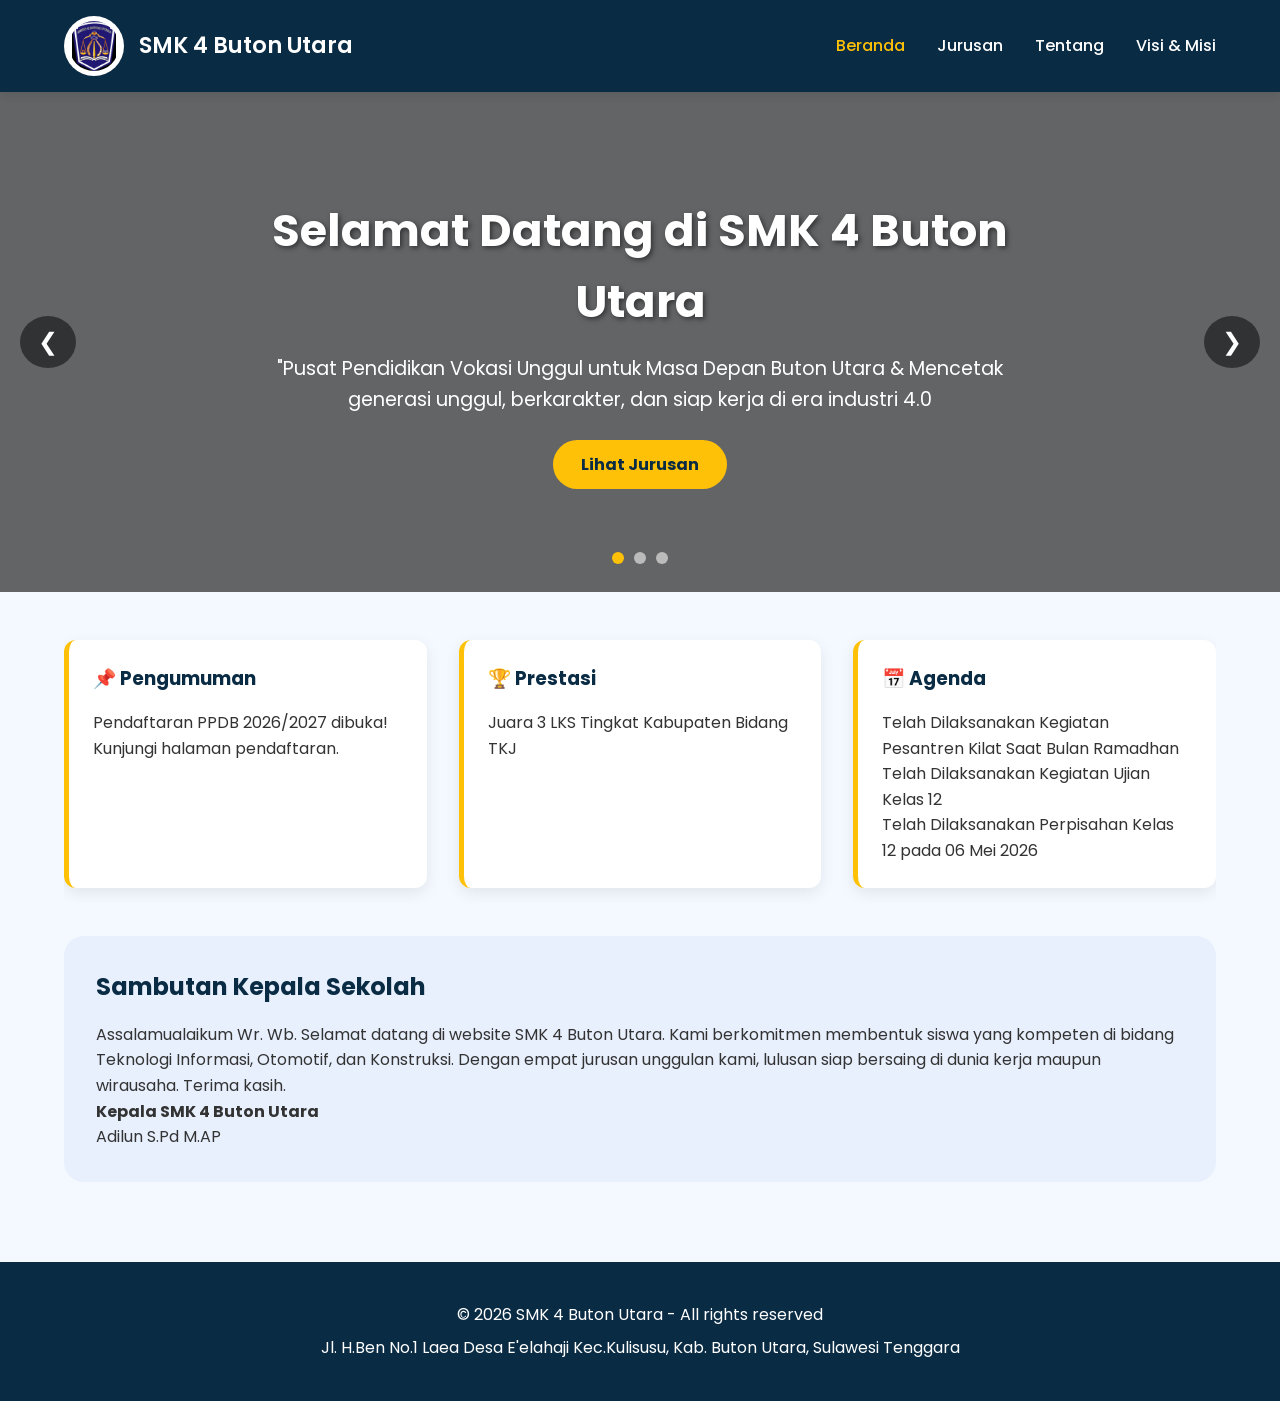
<file: index.html>
<!DOCTYPE html>
<html lang="id">
<head>
    <meta charset="UTF-8">
    <meta name="viewport" content="width=device-width, initial-scale=1.0">
    <title>SMK 4 Buton Utara - Beranda</title>
    <link rel="stylesheet" href="css/style.css">
    <link href="https://fonts.googleapis.com/css2?family=Poppins:wght@300;400;500;600;700&display=swap" rel="stylesheet">
</head>
<body>
    <header>
        <div class="container nav-container">
            <div class="logo-area">
                <img src="image/logosekolah.png" alt="Logo SMK 4 Buton Utara" class="logo">
                <h1>SMK 4 Buton Utara</h1>
            </div>
            <nav>
                <ul class="nav-links">
                    <li><a href="index.html" class="active">Beranda</a></li>
                    <li><a href="jurusan.html">Jurusan</a></li>
                    <li><a href="tentang.html">Tentang</a></li>
                    <li><a href="visimisi.html">Visi & Misi</a></li>
                </ul>
                <div class="menu-toggle">☰</div>
            </nav>
        </div>
    </header>

    <!-- Jumbotron Slider -->
    <section class="jumbotron">
        <div class="slider">
            <div class="slide active" style="background-image: linear-gradient(rgba(0,0,0,0.6), rgba(0,0,0,0.6)), url('https://placehold.co/1920x600/1e3c72/white?text=SMK+4+Buton+Utara');">
                <div class="slide-content">
                    <h2>Selamat Datang di SMK 4 Buton Utara</h2>
                    <p>"Pusat Pendidikan Vokasi Unggul untuk Masa Depan Buton Utara & Mencetak generasi unggul, berkarakter, dan siap kerja di era industri 4.0</p>
                    <a href="jurusan.html" class="btn">Lihat Jurusan</a>
                </div>
            </div>
            <div class="slide" style="background-image: linear-gradient(rgba(0,0,0,0.6), rgba(0,0,0,0.6)), url('https://placehold.co/1920x600/2a5298/white?text=Kompetensi+Unggulan');">
                <div class="slide-content">
                    <h2>4 Jurusan Kompetensi</h2>
                    <p>TITL • AKT • TKP • TKJ – Siap mencetak tenaga profesional</p>
                    <a href="jurusan.html" class="btn">Info Jurusan</a>
                </div>
            </div>
            <div class="slide" style="background-image: linear-gradient(rgba(0,0,0,0.6), rgba(0,0,0,0.6)), url('https://placehold.co/1920x600/4b6cb7/white?text=Prestasi+&+Karakter');">
                <div class="slide-content">
                    <h2>Berprestasi & Berkarakter</h2>
                    <p>Unggul dalam iman, ilmu, dan keterampilan</p>
                    <a href="visimisi.html" class="btn">Visi & Misi</a>
                </div>
            </div>
        </div>
        <button class="slider-btn prev">❮</button>
        <button class="slider-btn next">❯</button>
        <div class="slider-dots"></div>
    </section>

    <main class="container">
        <section class="info-panels">
            <div class="panel">
                <h3>📌 Pengumuman</h3>
                <p>Pendaftaran PPDB 2026/2027 dibuka! Kunjungi halaman pendaftaran.</p>
            </div>
            <div class="panel">
                <h3>🏆 Prestasi</h3>
                <p>Juara 3 LKS Tingkat Kabupaten Bidang TKJ</p>
            </div>
            <div class="panel">
                <h3>📅 Agenda</h3>
                <p>Telah Dilaksanakan Kegiatan Pesantren Kilat Saat Bulan Ramadhan</p>
                <p>Telah Dilaksanakan Kegiatan Ujian Kelas 12</p>
                <p>Telah Dilaksanakan Perpisahan Kelas 12  pada 06 Mei 2026</p>
            </div>
        </section>

        <section class="sambutan">
            <h2>Sambutan Kepala Sekolah</h2>
            <p>Assalamualaikum Wr. Wb. Selamat datang di website SMK 4 Buton Utara. Kami berkomitmen membentuk siswa yang kompeten di bidang Teknologi Informasi, Otomotif, dan Konstruksi. Dengan empat jurusan unggulan kami, lulusan siap bersaing di dunia kerja maupun wirausaha. Terima kasih.</p>
            <p><strong>Kepala SMK 4 Buton Utara</strong><br>Adilun S.Pd M.AP</p>
        </section>
    </main>

    <footer>
        <div class="container">
            <p>&copy; 2026 SMK 4 Buton Utara - All rights reserved</p>
            <p>Jl. H.Ben No.1 Laea Desa E'elahaji Kec.Kulisusu, Kab. Buton Utara, Sulawesi Tenggara</p>
        </div>
    </footer>

    <script src="js/script.js"></script>
</body>
</html>
</file>
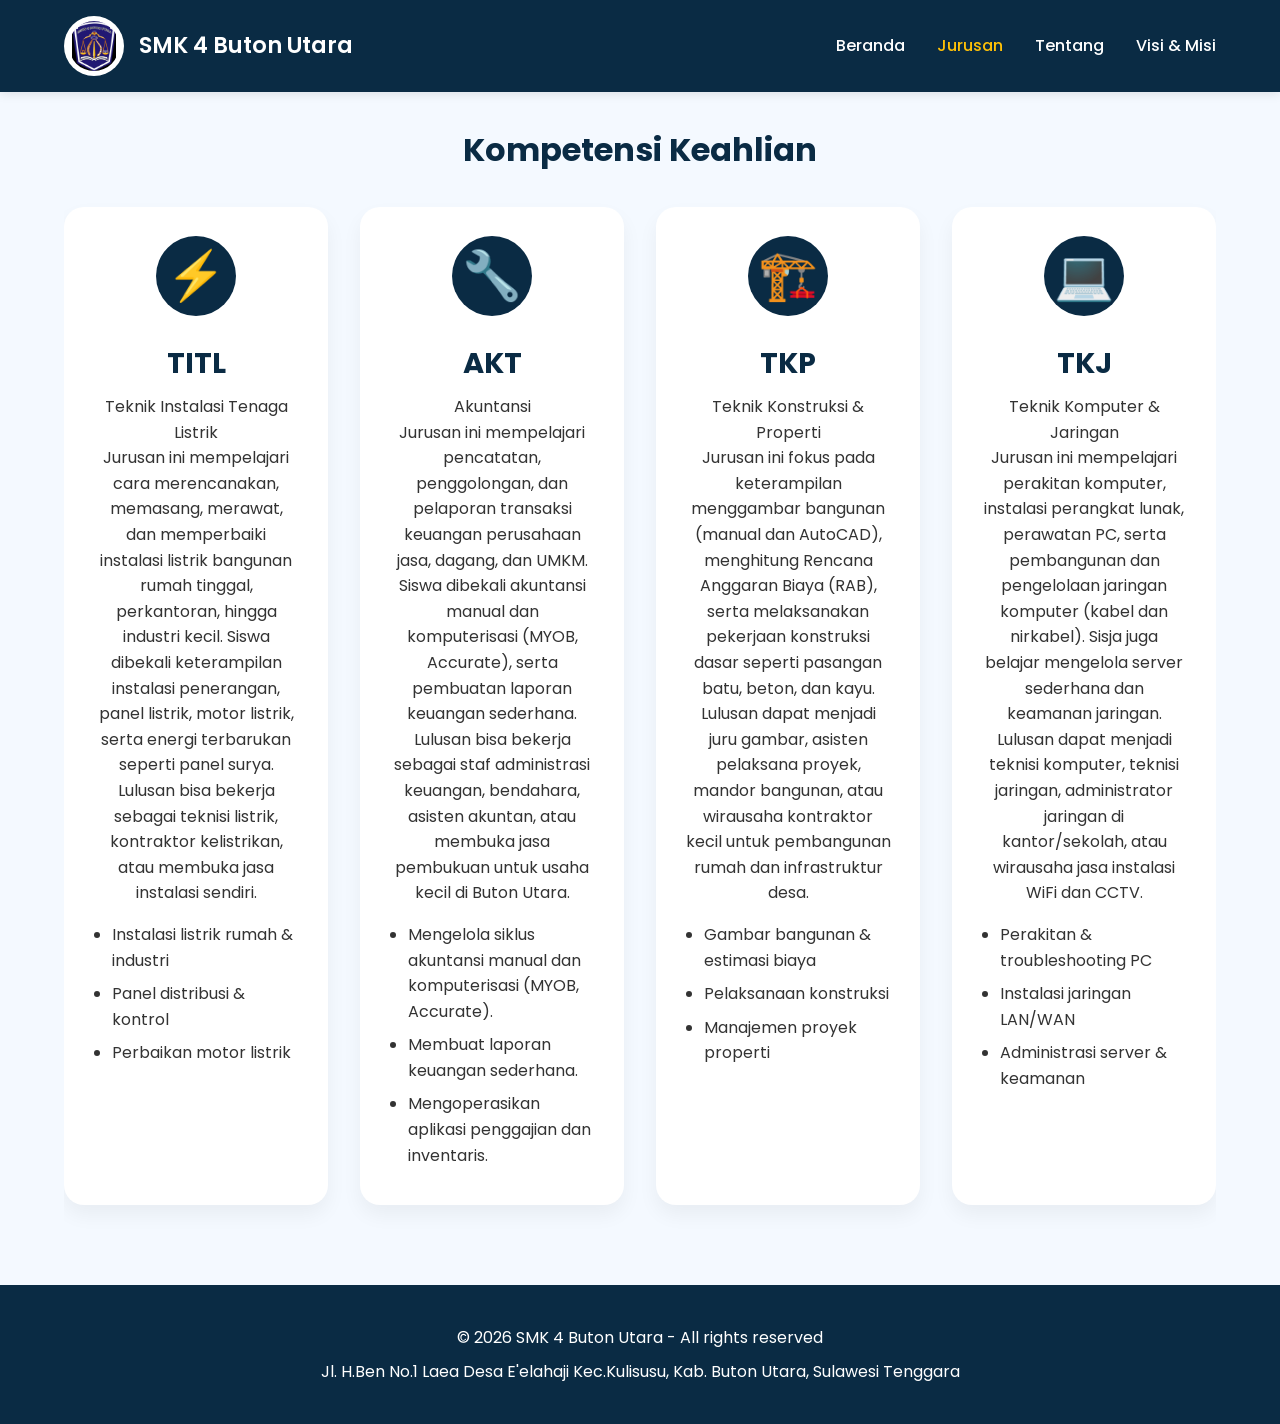
<file: jurusan.html>
<!DOCTYPE html>
<html lang="id">
<head>
    <meta charset="UTF-8">
    <meta name="viewport" content="width=device-width, initial-scale=1.0">
    <title>Jurusan - SMK 4 Buton Utara</title>
    <link rel="stylesheet" href="css/style.css">
    <link href="https://fonts.googleapis.com/css2?family=Poppins:wght@300;400;500;600;700&display=swap" rel="stylesheet">
</head>
<body>
    <header>
        <div class="container nav-container">
            <div class="logo-area">
                <img src="image/logosekolah.png.jpg" alt="Logo SMK 4 Buton Utara" class="logo">
                <h1>SMK 4 Buton Utara</h1>
            </div>
            <nav>
                <ul class="nav-links">
                    <li><a href="index.html">Beranda</a></li>
                    <li><a href="jurusan.html" class="active">Jurusan</a></li>
                    <li><a href="tentang.html">Tentang</a></li>
                    <li><a href="visimisi.html">Visi & Misi</a></li>
                </ul>
                <div class="menu-toggle">☰</div>
            </nav>
        </div>
    </header>

    <main class="container">
        <h2 class="page-title">Kompetensi Keahlian</h2>
        <div class="jurusan-grid">
            <div class="jurusan-card">
                <div class="jurusan-icon">⚡</div>
                <h3>TITL</h3>
                <p>Teknik Instalasi Tenaga Listrik</p>
                <p>Jurusan ini mempelajari cara merencanakan, memasang, merawat, dan memperbaiki instalasi listrik bangunan rumah tinggal, perkantoran, hingga industri kecil. Siswa dibekali keterampilan instalasi penerangan, panel listrik, motor listrik, serta energi terbarukan seperti panel surya. Lulusan bisa bekerja sebagai teknisi listrik, kontraktor kelistrikan, atau membuka jasa instalasi sendiri.</p>
                <ul>
                    <li>Instalasi listrik rumah & industri</li>
                    <li>Panel distribusi & kontrol</li>
                    <li>Perbaikan motor listrik</li>
                </ul>
            </div>
            <div class="jurusan-card">
                <div class="jurusan-icon">🔧</div>
                <h3>AKT</h3>
                <p>Akuntansi</p>
                <p>Jurusan ini mempelajari pencatatan, penggolongan, dan pelaporan transaksi keuangan perusahaan jasa, dagang, dan UMKM. Siswa dibekali akuntansi manual dan komputerisasi (MYOB, Accurate), serta pembuatan laporan keuangan sederhana. Lulusan bisa bekerja sebagai staf administrasi keuangan, bendahara, asisten akuntan, atau membuka jasa pembukuan untuk usaha kecil di Buton Utara.</p>
                <ul>
                    <li>Mengelola siklus akuntansi manual dan komputerisasi (MYOB, Accurate).

</li>
                    <li>Membuat laporan keuangan sederhana.</li>
                    <li>Mengoperasikan aplikasi penggajian dan inventaris.</li>
                </ul>
            </div>
            <div class="jurusan-card">
                <div class="jurusan-icon">🏗️</div>
                <h3>TKP</h3>
                <p>Teknik Konstruksi & Properti</p>
                <p>Jurusan ini fokus pada keterampilan menggambar bangunan (manual dan AutoCAD), menghitung Rencana Anggaran Biaya (RAB), serta melaksanakan pekerjaan konstruksi dasar seperti pasangan batu, beton, dan kayu. Lulusan dapat menjadi juru gambar, asisten pelaksana proyek, mandor bangunan, atau wirausaha kontraktor kecil untuk pembangunan rumah dan infrastruktur desa.</p>
                <ul>
                    <li>Gambar bangunan & estimasi biaya</li>
                    <li>Pelaksanaan konstruksi</li>
                    <li>Manajemen proyek properti</li>
                </ul>
            </div>
            <div class="jurusan-card">
                <div class="jurusan-icon">💻</div>
                <h3>TKJ</h3>
                <p>Teknik Komputer & Jaringan</p>
                <p>Jurusan ini mempelajari perakitan komputer, instalasi perangkat lunak, perawatan PC, serta pembangunan dan pengelolaan jaringan komputer (kabel dan nirkabel). Sisja juga belajar mengelola server sederhana dan keamanan jaringan. Lulusan dapat menjadi teknisi komputer, teknisi jaringan, administrator jaringan di kantor/sekolah, atau wirausaha jasa instalasi WiFi dan CCTV.</p>
                <ul>
                    <li>Perakitan & troubleshooting PC</li>
                    <li>Instalasi jaringan LAN/WAN</li>
                    <li>Administrasi server & keamanan</li>
                </ul>
            </div>
        </div>
    </main>

    <footer>
        <div class="container">
            <p>&copy; 2026 SMK 4 Buton Utara - All rights reserved</p>
            <p>Jl. H.Ben No.1 Laea Desa E'elahaji Kec.Kulisusu, Kab. Buton Utara, Sulawesi Tenggara</p>
        </div>
    </footer>
    <script src="js/script.js"></script>
</body>
</html>
</file>
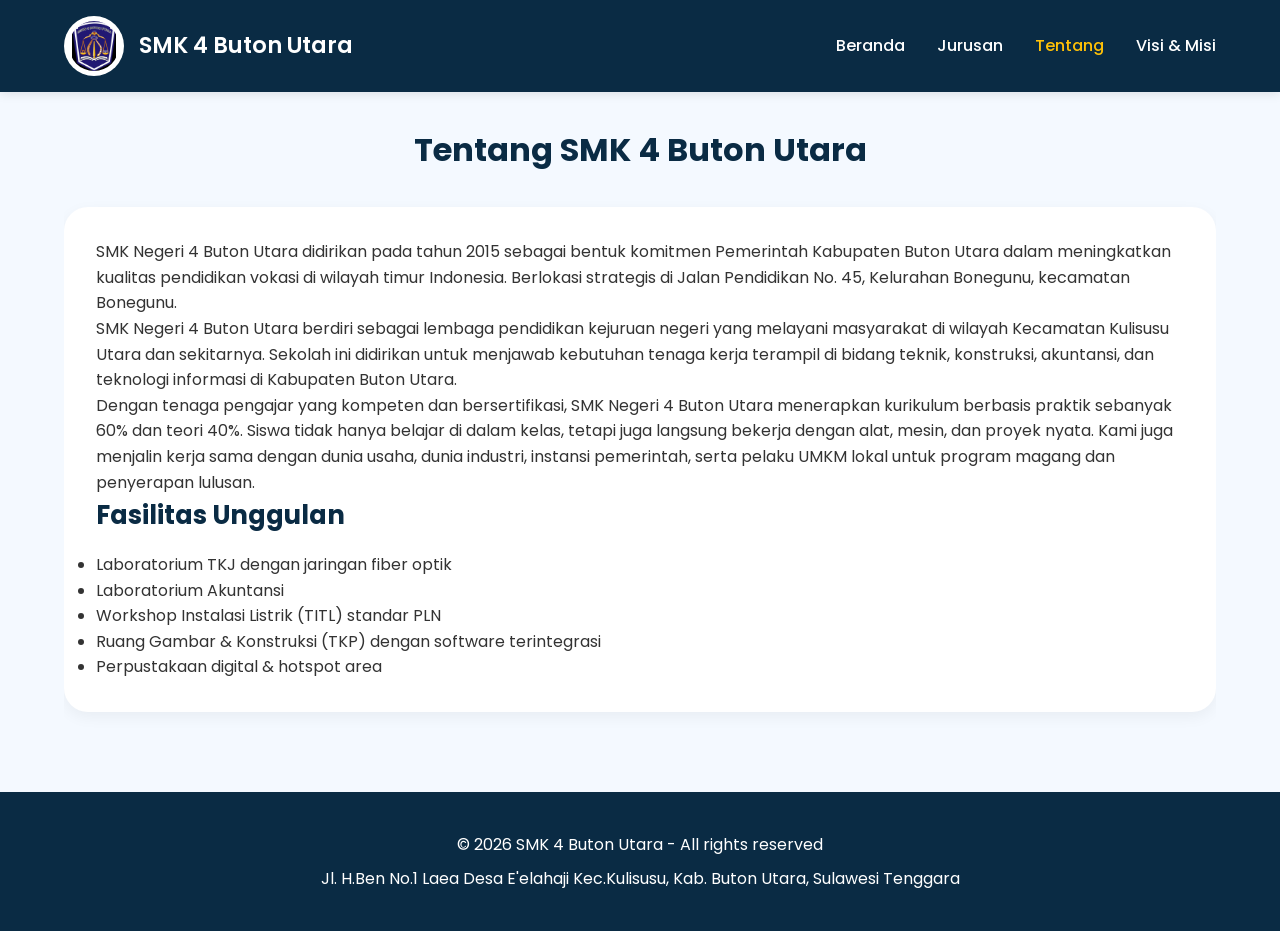
<file: tentang.html>
<!DOCTYPE html>
<html lang="id">
<head>
    <meta charset="UTF-8">
    <meta name="viewport" content="width=device-width, initial-scale=1.0">
    <title>Tentang - SMK 4 Buton Utara</title>
    <link rel="stylesheet" href="css/style.css">
    <link href="https://fonts.googleapis.com/css2?family=Poppins:wght@300;400;500;600;700&display=swap" rel="stylesheet">
</head>
<body>
    <header>
        <div class="container nav-container">
            <div class="logo-area">
                <img src="image/logosekolah.png.jpg" alt="Logo SMK 4 Buton Utara" class="logo">
                <h1>SMK 4 Buton Utara</h1>
            </div>
            <nav>
                <ul class="nav-links">
                    <li><a href="index.html">Beranda</a></li>
                    <li><a href="jurusan.html">Jurusan</a></li>
                    <li><a href="tentang.html" class="active">Tentang</a></li>
                    <li><a href="visimisi.html">Visi & Misi</a></li>
                </ul>
                <div class="menu-toggle">☰</div>
            </nav>
        </div>
    </header>

    <main class="container">
        <h2 class="page-title">Tentang SMK 4 Buton Utara</h2>
        <div class="content-box">
            <p>SMK Negeri 4 Buton Utara didirikan pada tahun 2015 sebagai bentuk komitmen Pemerintah Kabupaten Buton Utara dalam meningkatkan kualitas pendidikan vokasi di wilayah timur Indonesia. Berlokasi strategis di Jalan Pendidikan No. 45, Kelurahan Bonegunu, kecamatan Bonegunu.</p>
            <p>SMK Negeri 4 Buton Utara berdiri sebagai lembaga pendidikan kejuruan negeri yang melayani masyarakat di wilayah Kecamatan Kulisusu Utara dan sekitarnya. Sekolah ini didirikan untuk menjawab kebutuhan tenaga kerja terampil di bidang teknik, konstruksi, akuntansi, dan teknologi informasi di Kabupaten Buton Utara.</p>
            <p>Dengan tenaga pengajar yang kompeten dan bersertifikasi, SMK Negeri 4 Buton Utara menerapkan kurikulum berbasis praktik sebanyak 60% dan teori 40%. Siswa tidak hanya belajar di dalam kelas, tetapi juga langsung bekerja dengan alat, mesin, dan proyek nyata. Kami juga menjalin kerja sama dengan dunia usaha, dunia industri, instansi pemerintah, serta pelaku UMKM lokal untuk program magang dan penyerapan lulusan.</p>
            <h3>Fasilitas Unggulan</h3>
            <ul>
                <li>Laboratorium TKJ dengan jaringan fiber optik</li>
                <li>Laboratorium Akuntansi</li>
                <li>Workshop Instalasi Listrik (TITL) standar PLN</li>
                <li>Ruang Gambar & Konstruksi (TKP) dengan software terintegrasi</li>
                <li>Perpustakaan digital & hotspot area</li>
            </ul>
        </div>
    </main>

    <footer>
        <div class="container">
            <p>&copy; 2026 SMK 4 Buton Utara - All rights reserved</p>
            <p>Jl. H.Ben No.1 Laea Desa E'elahaji Kec.Kulisusu, Kab. Buton Utara, Sulawesi Tenggara</p>
        </div>
    </footer>
    <script src="js/script.js"></script>
</body>
</html>
</file>
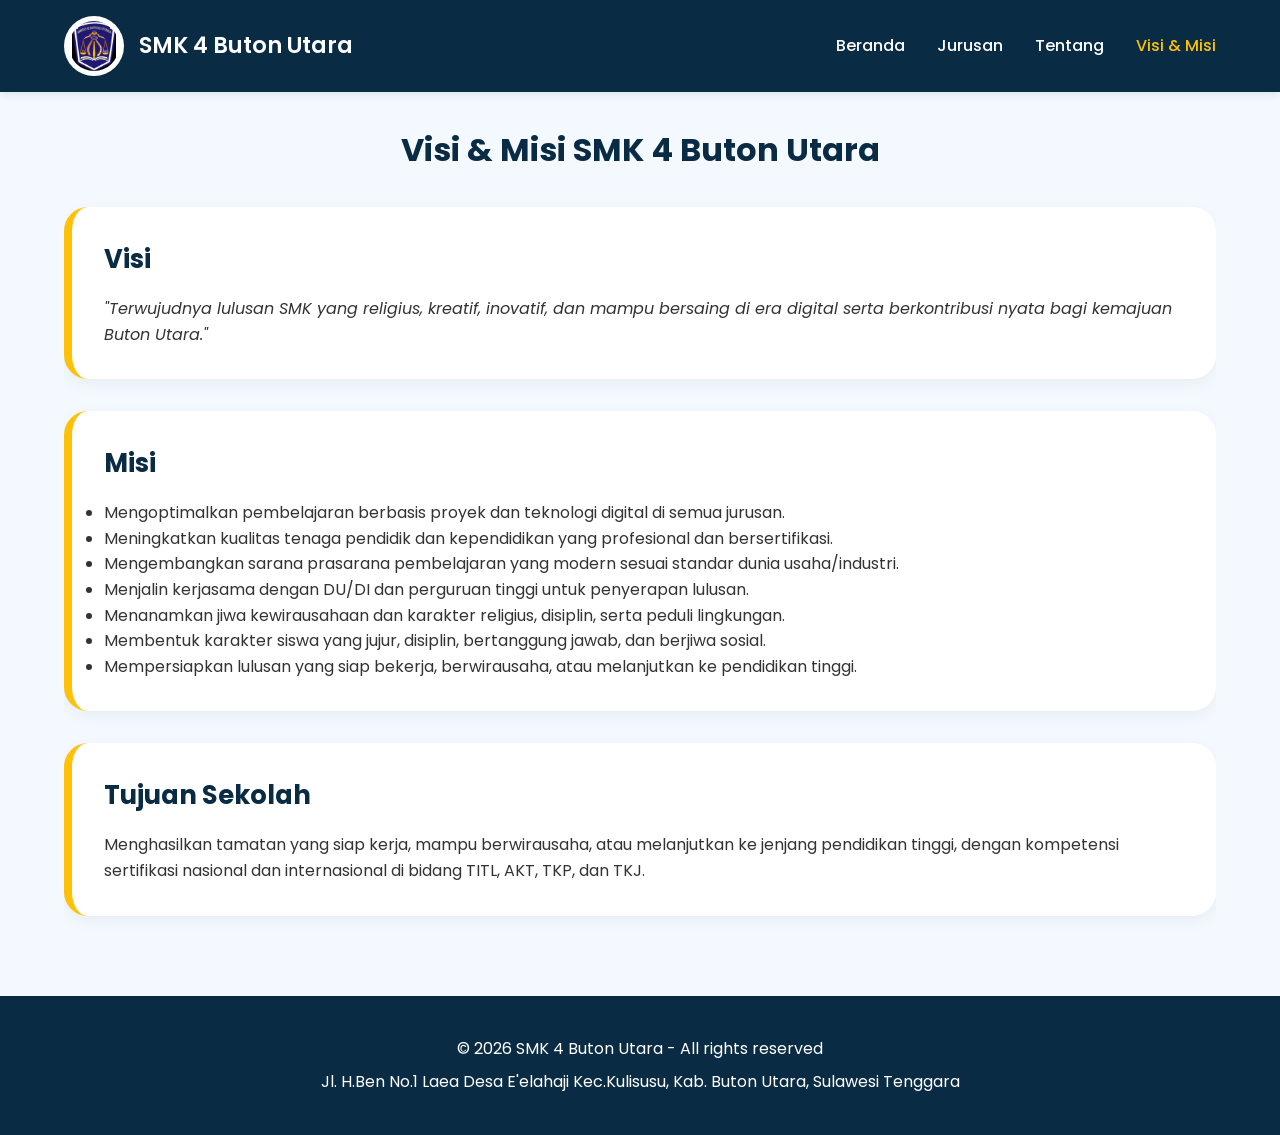
<file: visimisi.html>
<!DOCTYPE html>
<html lang="id">
<head>
    <meta charset="UTF-8">
    <meta name="viewport" content="width=device-width, initial-scale=1.0">
    <title>Visi & Misi - SMK 4 Buton Utara</title>
    <link rel="stylesheet" href="css/style.css">
    <link href="https://fonts.googleapis.com/css2?family=Poppins:wght@300;400;500;600;700&display=swap" rel="stylesheet">
</head>
<body>
    <header>
        <div class="container nav-container">
            <div class="logo-area">
                <img src="image/logosekolah.png.jpg" alt="Logo SMK 4 Buton Utara" class="logo">
                <h1>SMK 4 Buton Utara</h1>
            </div>
            <nav>
                <ul class="nav-links">
                    <li><a href="index.html">Beranda</a></li>
                    <li><a href="jurusan.html">Jurusan</a></li>
                    <li><a href="tentang.html">Tentang</a></li>
                    <li><a href="visimisi.html" class="active">Visi & Misi</a></li>
                </ul>
                <div class="menu-toggle">☰</div>
            </nav>
        </div>
    </header>

    <main class="container">
        <h2 class="page-title">Visi & Misi SMK 4 Buton Utara</h2>
        <div class="content-box visi-box">
            <h3>Visi</h3>
            <p><em>"Terwujudnya lulusan SMK yang religius, kreatif, inovatif, dan mampu bersaing di era digital serta berkontribusi nyata bagi kemajuan Buton Utara."</em></p>
        </div>
        <div class="content-box misi-box">
            <h3>Misi</h3>
            <ul>
                <li>Mengoptimalkan pembelajaran berbasis proyek dan teknologi digital di semua jurusan.</li>
                <li>Meningkatkan kualitas tenaga pendidik dan kependidikan yang profesional dan bersertifikasi.</li>
                <li>Mengembangkan sarana prasarana pembelajaran yang modern sesuai standar dunia usaha/industri.</li>
                <li>Menjalin kerjasama dengan DU/DI dan perguruan tinggi untuk penyerapan lulusan.</li>
                <li>Menanamkan jiwa kewirausahaan dan karakter religius, disiplin, serta peduli lingkungan.</li>
                <li>Membentuk karakter siswa yang jujur, disiplin, bertanggung jawab, dan berjiwa sosial.</li>
                <li>Mempersiapkan lulusan yang siap bekerja, berwirausaha, atau melanjutkan ke pendidikan tinggi.

</li>
            </ul>
        </div>
        <div class="content-box tujuan-box">
            <h3>Tujuan Sekolah</h3>
            <p>Menghasilkan tamatan yang siap kerja, mampu berwirausaha, atau melanjutkan ke jenjang pendidikan tinggi, dengan kompetensi sertifikasi nasional dan internasional di bidang TITL, AKT, TKP, dan TKJ.</p>
        </div>
    </main>

    <footer>
        <div class="container">
            <p>&copy; 2026 SMK 4 Buton Utara - All rights reserved</p>
            <p>Jl. H.Ben No.1 Laea Desa E'elahaji Kec.Kulisusu, Kab. Buton Utara, Sulawesi Tenggara</p>
        </div>
    </footer>
    <script src="js/script.js"></script>
</body>
</html>
</file>
<file: css/style.css>
* {
    margin: 0;
    padding: 0;
    box-sizing: border-box;
}

body {
    font-family: 'Poppins', sans-serif;
    line-height: 1.6;
    background: #f4f9ff;
    color: #333;
}

.container {
    width: 90%;
    max-width: 1200px;
    margin: auto;
    overflow: hidden;
}

/* Header & Navigation */
header {
    background: #0a2b44;
    color: #fff;
    padding: 1rem 0;
    position: sticky;
    top: 0;
    z-index: 100;
    box-shadow: 0 2px 10px rgba(0,0,0,0.1);
}

.nav-container {
    display: flex;
    justify-content: space-between;
    align-items: center;
    flex-wrap: wrap;
}

.logo-area {
    display: flex;
    align-items: center;
    gap: 15px;
}

.logo {
    width: 60px;
    height: 60px;
    object-fit: contain;
    background: white;
    border-radius: 50%;
    padding: 5px;
}

.logo-area h1 {
    font-size: 1.4rem;
    font-weight: 600;
}

.nav-links {
    display: flex;
    list-style: none;
    gap: 2rem;
}

.nav-links a {
    color: #fff;
    text-decoration: none;
    font-weight: 500;
    transition: color 0.3s;
}

.nav-links a:hover, .nav-links a.active {
    color: #ffc107;
}

.menu-toggle {
    display: none;
    font-size: 1.8rem;
    cursor: pointer;
}

/* Jumbotron Slider */
.jumbotron {
    position: relative;
    height: 500px;
    overflow: hidden;
}

.slider {
    position: relative;
    width: 100%;
    height: 100%;
}

.slide {
    position: absolute;
    width: 100%;
    height: 100%;
    background-size: cover;
    background-position: center;
    opacity: 0;
    transition: opacity 0.8s ease;
    display: flex;
    align-items: center;
    justify-content: center;
    text-align: center;
}

.slide.active {
    opacity: 1;
}

.slide-content {
    color: white;
    padding: 0 1rem;
    max-width: 800px;
}

.slide-content h2 {
    font-size: 2.8rem;
    margin-bottom: 1rem;
    text-shadow: 2px 2px 5px rgba(0,0,0,0.5);
}

.slide-content p {
    font-size: 1.2rem;
    margin-bottom: 1.5rem;
}

.btn {
    display: inline-block;
    background: #ffc107;
    color: #0a2b44;
    padding: 12px 28px;
    border-radius: 40px;
    text-decoration: none;
    font-weight: bold;
    transition: 0.3s;
}

.btn:hover {
    background: #ffcd38;
    transform: scale(1.05);
}

.slider-btn {
    position: absolute;
    top: 50%;
    transform: translateY(-50%);
    background: rgba(0,0,0,0.5);
    color: white;
    border: none;
    padding: 12px 18px;
    cursor: pointer;
    font-size: 1.5rem;
    z-index: 10;
    border-radius: 50%;
}

.prev { left: 20px; }
.next { right: 20px; }

.slider-dots {
    position: absolute;
    bottom: 20px;
    left: 0;
    right: 0;
    text-align: center;
}

.dot {
    display: inline-block;
    width: 12px;
    height: 12px;
    background: #bbb;
    border-radius: 50%;
    margin: 0 5px;
    cursor: pointer;
}

.dot.active {
    background: #ffc107;
}

/* Info Panels */
.info-panels {
    display: flex;
    gap: 2rem;
    margin: 3rem 0;
    flex-wrap: wrap;
}

.panel {
    background: white;
    flex: 1;
    padding: 1.5rem;
    border-radius: 12px;
    box-shadow: 0 5px 15px rgba(0,0,0,0.08);
    border-left: 5px solid #ffc107;
}

.panel h3 {
    margin-bottom: 1rem;
    color: #0a2b44;
}

.sambutan {
    background: #e8f0fe;
    padding: 2rem;
    border-radius: 20px;
    margin-bottom: 2rem;
}

.sambutan h2 {
    color: #0a2b44;
    margin-bottom: 1rem;
}

/* Jurusan Page */
.page-title {
    text-align: center;
    margin: 2rem 0;
    font-size: 2rem;
    color: #0a2b44;
    position: relative;
}

.jurusan-grid {
    display: grid;
    grid-template-columns: repeat(auto-fit, minmax(250px, 1fr));
    gap: 2rem;
    margin: 2rem 0;
}

.jurusan-card {
    background: white;
    padding: 1.8rem;
    border-radius: 20px;
    text-align: center;
    transition: 0.3s;
    box-shadow: 0 10px 20px rgba(0,0,0,0.05);
}

.jurusan-card:hover {
    transform: translateY(-8px);
    box-shadow: 0 15px 30px rgba(0,0,0,0.1);
}

.jurusan-icon {
    font-size: 3rem;
    background: #0a2b44;
    display: inline-block;
    width: 80px;
    height: 80px;
    line-height: 80px;
    border-radius: 50%;
    color: #ffc107;
    margin-bottom: 1rem;
}

.jurusan-card h3 {
    font-size: 1.8rem;
    margin: 0.5rem 0;
    color: #0a2b44;
}

.jurusan-card ul {
    text-align: left;
    margin-top: 1rem;
    padding-left: 1.2rem;
}

.jurusan-card li {
    margin: 0.5rem 0;
}

/* Content Pages */
.content-box {
    background: white;
    padding: 2rem;
    border-radius: 24px;
    margin: 2rem 0;
    box-shadow: 0 5px 15px rgba(0,0,0,0.05);
}

.visi-box, .misi-box, .tujuan-box {
    border-left: 8px solid #ffc107;
}

.content-box h3 {
    color: #0a2b44;
    margin-bottom: 1rem;
    font-size: 1.6rem;
}

/* Footer */
footer {
    background: #0a2b44;
    color: white;
    text-align: center;
    padding: 2rem 0;
    margin-top: 3rem;
}

footer p {
    margin: 0.5rem 0;
}

/* Responsive */
@media (max-width: 768px) {
    .menu-toggle {
        display: block;
    }
    .nav-links {
        display: none;
        width: 100%;
        flex-direction: column;
        background: #0a2b44;
        text-align: center;
        padding: 1rem 0;
    }
    .nav-links.show {
        display: flex;
    }
    .slide-content h2 {
        font-size: 1.8rem;
    }
    .info-panels {
        flex-direction: column;
    }
    .logo-area h1 {
        font-size: 1rem;
    }
}
</file>
